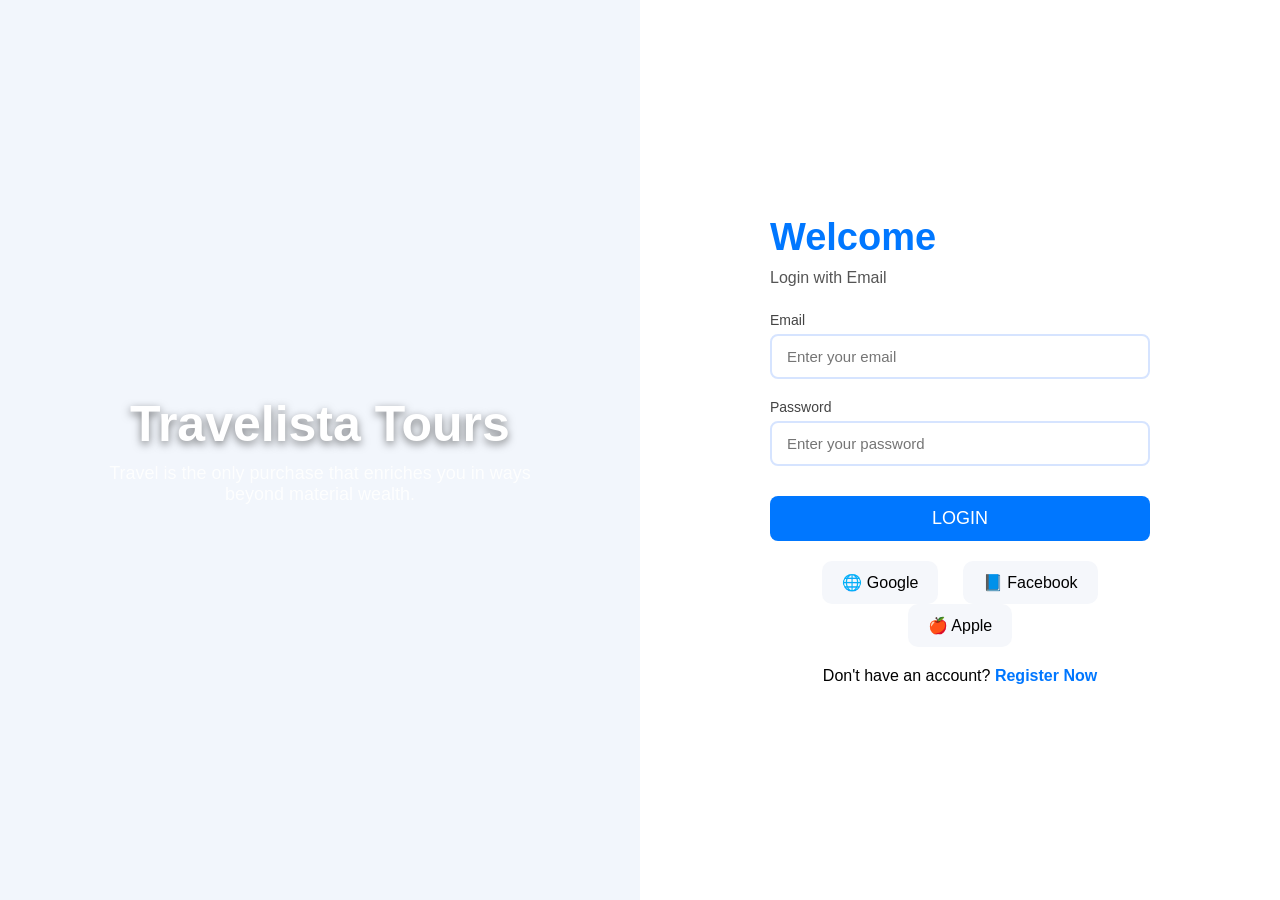
<file: travel_mtech_app/templates/login.html>
<!DOCTYPE html>
<html lang="en">
<head>
    <meta charset="UTF-8">
    <title>Login | Travelista Tours</title>

    <style>
        * {
            margin: 0;
            padding: 0;
            box-sizing: border-box;
            font-family: "Poppins", sans-serif;
        }

        body {
            background: #f2f6fc;
        }

        .container {
            width: 100%;
            height: 100vh;
            display: flex;
        }

        /* LEFT IMAGE PANEL */
        .left-panel {
            width: 50%;
            background: url('https://images.unsplash.com/photo-1500530855697-b586d89ba3ee?auto=format&fit=crop&w=1350&q=80')
                        no-repeat center center/cover;
            display: flex;
            flex-direction: column;
            justify-content: center;
            align-items: center;
            color: white;
            padding: 40px;
            text-align: center;
        }

        .left-panel h1 {
            font-size: 50px;
            font-weight: 700;
            text-shadow: 0px 3px 8px rgba(0,0,0,0.5);
        }

        .left-panel p {
            font-size: 18px;
            margin-top: 10px;
            opacity: 0.9;
        }

        /* RIGHT LOGIN PANEL */
        .right-panel {
            width: 50%;
            background: white;
            display: flex;
            justify-content: center;
            align-items: center;
            padding: 40px;
            position: relative;
        }

        .login-box {
            width: 80%;
            max-width: 380px;
        }

        .title {
            font-size: 38px;
            font-weight: 700;
            color: #0077ff;
            margin-bottom: 10px;
        }

        .subtitle {
            font-size: 16px;
            margin-bottom: 25px;
            color: #555;
        }

        .input-group {
            margin-bottom: 20px;
        }

        .input-group label {
            font-size: 14px;
            color: #444;
            display: block;
            margin-bottom: 6px;
        }

        .input-group input {
            width: 100%;
            padding: 12px 15px;
            border: 2px solid #d6e4ff;
            border-radius: 8px;
            font-size: 15px;
            outline: none;
            transition: 0.3s;
        }

        .input-group input:focus {
            border-color: #0077ff;
        }

        .login-btn {
            width: 100%;
            padding: 12px;
            border: none;
            background: #0077ff;
            color: white;
            font-size: 18px;
            border-radius: 8px;
            cursor: pointer;
            margin-top: 10px;
            transition: 0.3s;
        }

        .login-btn:hover {
            background: #005fcc;
        }

        .footer {
            text-align: center;
            margin-top: 20px;
        }

        .footer a {
            color: #0077ff;
            font-weight: 600;
            text-decoration: none;
        }

        /* Social buttons */
        .social-row {
            margin: 20px 0;
            text-align: center;
        }

        .social-row div {
            display: inline-block;
            margin: 0 10px;
            padding: 12px 20px;
            background: #f5f7fb;
            border-radius: 10px;
            cursor: pointer;
            transition: 0.3s;
        }

        .social-row div:hover {
            background: #e3ecff;
        }
    </style>
</head>

<body>

<div class="container">

    <!-- LEFT SIDE -->
    <div class="left-panel">
        <h1>Travelista Tours</h1>
        <p>Travel is the only purchase that enriches you in ways<br>beyond material wealth.</p>
    </div>

    <!-- RIGHT SIDE -->
    <div class="right-panel">
        <form class="login-box" method="POST">

            <div class="title">Welcome</div>
            <div class="subtitle">Login with Email</div>

            <div class="input-group">
                <label>Email</label>
                <input type="text" name="username" placeholder="Enter your email" required>
            </div>

            <div class="input-group">
                <label>Password</label>
                <input type="password" name="password" placeholder="Enter your password" required>
            </div>

            <button class="login-btn">LOGIN</button>

            <div class="social-row">
                <div>🌐 Google</div>
                <div>📘 Facebook</div>
                <div>🍎 Apple</div>
            </div>

            <div class="footer">
                Don't have an account? <a href="{{ url_for('register') }}">Register Now</a>
            </div>

        </form>
    </div>

</div>

</body>
</html>
</file>
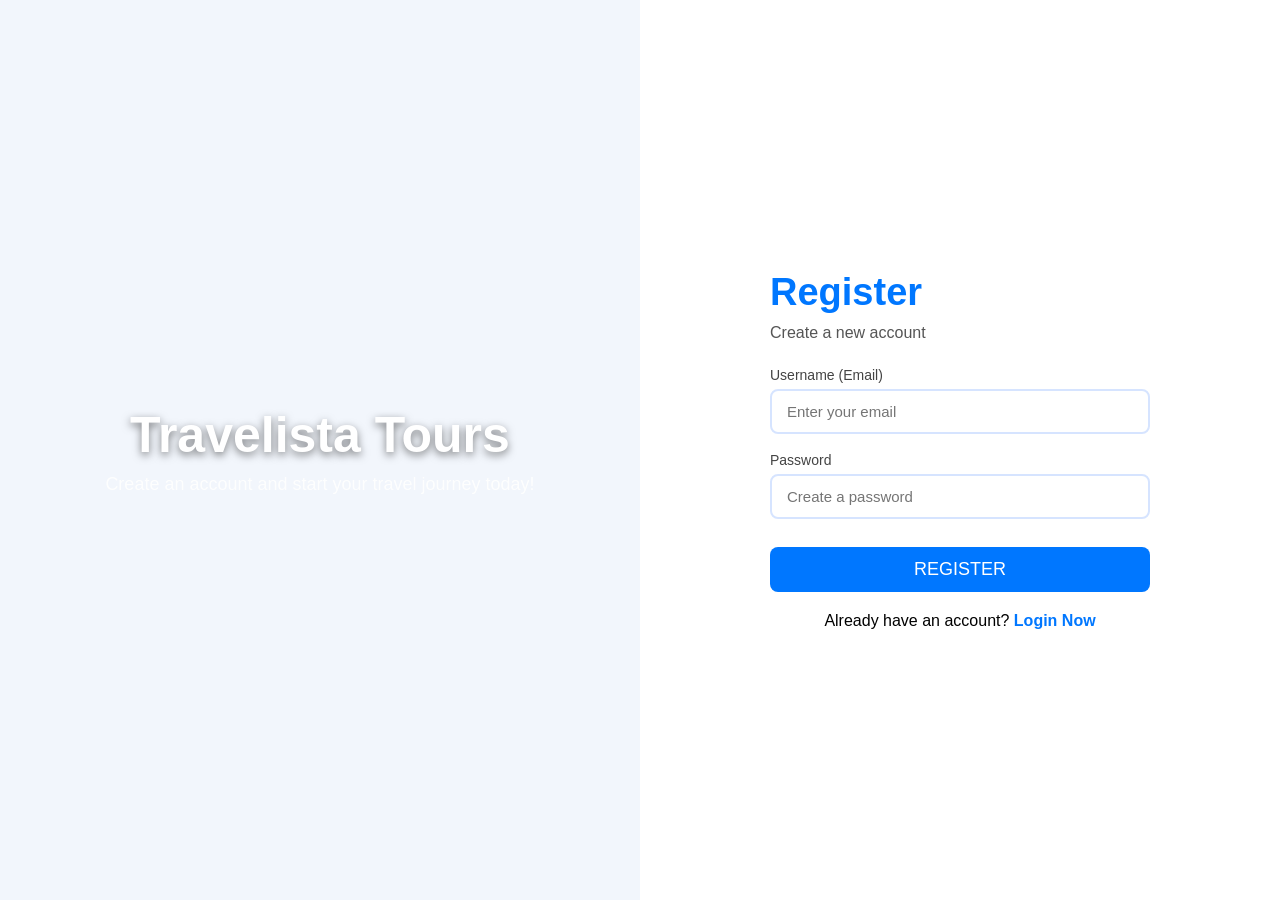
<file: travel_mtech_app/templates/register.html>
<!DOCTYPE html>
<html lang="en">
<head>
    <meta charset="UTF-8">
    <title>Register | Travelista Tours</title>

    <style>
        * {
            margin: 0;
            padding: 0;
            box-sizing: border-box;
            font-family: "Poppins", sans-serif;
        }

        body {
            background: #f2f6fc;
        }

        .container {
            width: 100%;
            height: 100vh;
            display: flex;
        }

        /* LEFT IMAGE PANEL */
        .left-panel {
            width: 50%;
            background: url('https://images.unsplash.com/photo-1500530855697-b586d89ba3ee?auto=format&fit=crop&w=1350&q=80')
                        no-repeat center center/cover;
            display: flex;
            flex-direction: column;
            justify-content: center;
            align-items: center;
            color: white;
            padding: 40px;
            text-align: center;
        }

        .left-panel h1 {
            font-size: 50px;
            font-weight: 700;
            text-shadow: 0px 3px 8px rgba(0,0,0,0.5);
        }

        .left-panel p {
            font-size: 18px;
            margin-top: 10px;
            opacity: 0.9;
        }

        /* RIGHT REGISTER PANEL */
        .right-panel {
            width: 50%;
            background: white;
            display: flex;
            justify-content: center;
            align-items: center;
            padding: 40px;
        }

        .register-box {
            width: 80%;
            max-width: 380px;
        }

        .title {
            font-size: 38px;
            font-weight: 700;
            color: #0077ff;
            margin-bottom: 10px;
        }

        .subtitle {
            font-size: 16px;
            margin-bottom: 25px;
            color: #555;
        }

        .input-group {
            margin-bottom: 18px;
        }

        .input-group label {
            font-size: 14px;
            color: #444;
            display: block;
            margin-bottom: 6px;
        }

        .input-group input {
            width: 100%;
            padding: 12px 15px;
            border: 2px solid #d6e4ff;
            border-radius: 8px;
            font-size: 15px;
            outline: none;
            transition: 0.3s;
        }

        .input-group input:focus {
            border-color: #0077ff;
        }

        .register-btn {
            width: 100%;
            padding: 12px;
            border: none;
            background: #0077ff;
            color: white;
            font-size: 18px;
            border-radius: 8px;
            cursor: pointer;
            margin-top: 10px;
            transition: 0.3s;
        }

        .register-btn:hover {
            background: #005fcc;
        }

        .footer {
            text-align: center;
            margin-top: 20px;
        }

        .footer a {
            color: #0077ff;
            font-weight: 600;
            text-decoration: none;
        }
    </style>

</head>

<body>

<div class="container">

    <!-- LEFT PANEL -->
    <div class="left-panel">
        <h1>Travelista Tours</h1>
        <p>Create an account and start your travel journey today!</p>
    </div>

    <!-- RIGHT PANEL -->
    <div class="right-panel">
        <form class="register-box" method="POST">

            <div class="title">Register</div>
            <div class="subtitle">Create a new account</div>

            <div class="input-group">
                <label>Username (Email)</label>
                <input type="text" name="username" placeholder="Enter your email" required>
            </div>

            <div class="input-group">
                <label>Password</label>
                <input type="password" name="password" placeholder="Create a password" required>
            </div>

            <button class="register-btn">REGISTER</button>

            <div class="footer">
                Already have an account?
                <a href="{{ url_for('login') }}">Login Now</a>
            </div>

        </form>
    </div>

</div>

</body>
</html>
</file>
